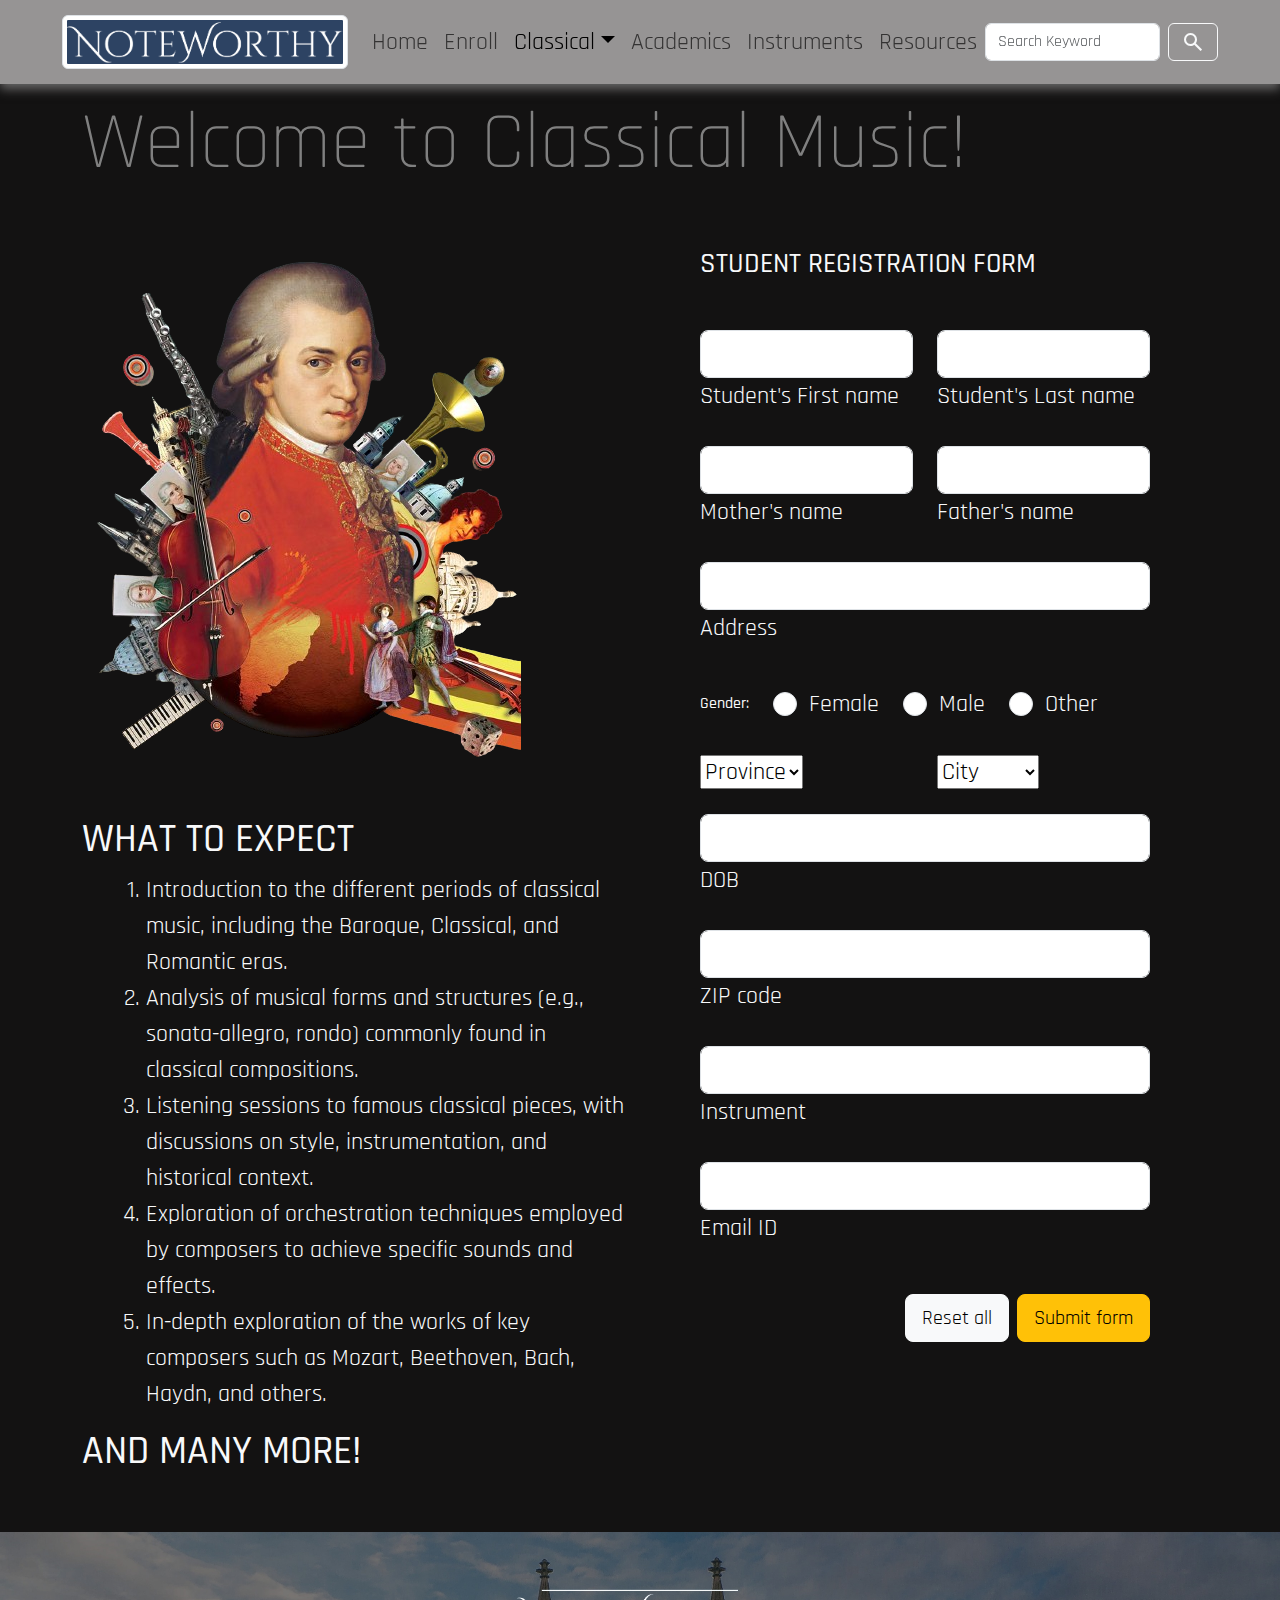
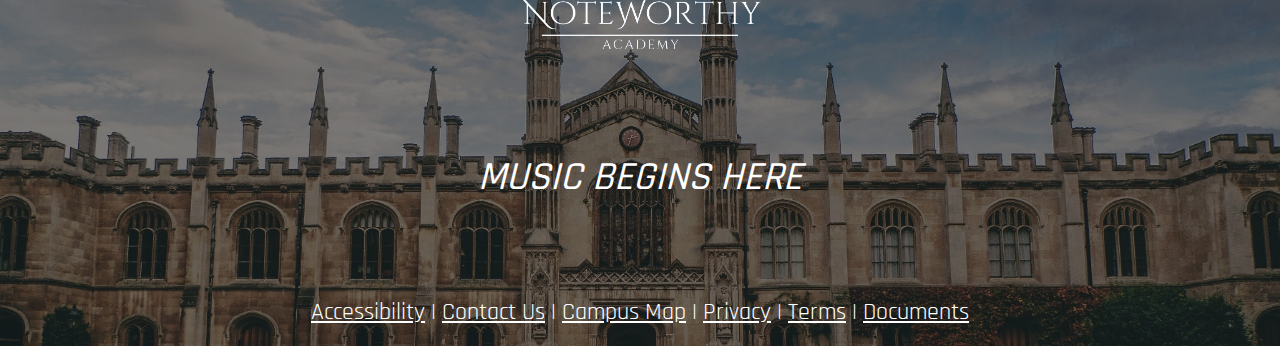
<file: classical.html>
<!DOCTYPE html>
<html lang="en">
  <head>
    <meta charset="UTF-8" />
    <meta name="viewport" content="width=device-width, initial-scale=1.0" />
    <link
      rel="stylesheet"
      href="https://cdn.jsdelivr.net/npm/bootstrap@5.2.0/dist/css/bootstrap.min.css"
    />
    <script src="https://ajax.googleapis.com/ajax/libs/jquery/3.6.0/jquery.min.js"></script>
    <script src="https://cdn.jsdelivr.net/npm/bootstrap@5.0.2/dist/js/bootstrap.bundle.min.js"></script>
    <link
      rel="stylesheet"
      href="https://fonts.googleapis.com/css2?family=Material+Symbols+Outlined:opsz,wght,FILL,GRAD@24,400,0,0"
    />
    <link rel="preconnect" href="https://fonts.googleapis.com" />
    <link rel="preconnect" href="https://fonts.gstatic.com" crossorigin />
    <link
      href="https://fonts.googleapis.com/css2?family=Rajdhani:wght@500&family=Roboto&display=swap"
      rel="stylesheet"
    />
    <link rel="stylesheet" href="noteworthy.css" />
    <link rel="icon" type="image/x-icon" href="img/logo/n.png" />
    <title>Classical Music</title>
  </head>
  <body>
    <!-- Navigation Bar -->
    <nav class="navbar navbar-expand-lg navbar-light" id="navbar">
      <div class="container-fluid">
        <a class="navbar-brand" href="index.html"
          ><img
            class="img-fluid img-thumbnail"
            src="img/logo/noteworthy_nav.png"
            alt="nwa"
            id="logo"
        /></a>
        <button
          class="navbar-toggler"
          data-bs-toggle="collapse"
          data-bs-target="#site_navbar"
        >
          <span class="navbar-toggler-icon"></span>
        </button>
        <div class="collapse navbar-collapse" id="site_navbar">
          <ul class="navbar-nav me-auto mb-2 mb-lg-0">
            <li class="nav-item">
              <a href="index.html" class="nav-link"> Home </a>
            </li>
            <li class="nav-item">
              <a href="path.html" class="nav-link"> Enroll </a>
            </li>
            <li class="nav-item dropdown">
              <a
                href="#"
                class="nav-link dropdown-toggle active"
                data-bs-toggle="dropdown"
                >Classical</a
              >
              <ul class="dropdown-menu">
                <li>
                  <a href="#" class="dropdown-item disabled"> Classical </a>
                </li>
                <li>
                  <a href="modern.html" class="dropdown-item"> Modern </a>
                </li>
                <li><a href="voice.html" class="dropdown-item"> Voice </a></li>
                <li>
                  <a href="music_production.html" class="dropdown-item">
                    Music Production
                  </a>
                </li>
              </ul>
            </li>
            <li class="nav-item">
              <a href="#" class="nav-link">Academics</a>
            </li>
            <li class="nav-item">
              <a href="#" class="nav-link">Instruments</a>
            </li>
            <li class="nav-item">
              <a href="#" class="nav-link">Resources</a>
            </li>
          </ul>
          <form class="d-flex">
            <input
              type="search"
              class="form-control me-2"
              placeholder="Search Keyword"
            /><button class="btn btn-outline-light" type="submit">
              <span class="material-symbols-outlined align-middle">
                search
              </span>
            </button>
          </form>
        </div>
      </div>
    </nav>

    <!-- Enroll -->
    <div class="py-5">
      <div class="container text-light pt-5">
        <h1 class="display-1 about-head">Welcome to Classical Music!</h1>
        <div class="row">
          <div class="col-lg-6">
            <img
              src="img/enroll/classical.png"
              alt="classical"
              class="img-fluid"
            />
            <h1 class="pt-5">WHAT TO EXPECT</h1>
            <ul>
              <ol>
                <li>
                  Introduction to the different periods of classical music,
                  including the Baroque, Classical, and Romantic eras.
                </li>
                <li>
                  Analysis of musical forms and structures (e.g.,
                  sonata-allegro, rondo) commonly found in classical
                  compositions.
                </li>
                <li>
                  Listening sessions to famous classical pieces, with
                  discussions on style, instrumentation, and historical context.
                </li>
                <li>
                  Exploration of orchestration techniques employed by composers
                  to achieve specific sounds and effects.
                </li>
                <li>
                  In-depth exploration of the works of key composers such as
                  Mozart, Beethoven, Bach, Haydn, and others.
                </li>
              </ol>
            </ul>
            <h1>AND MANY MORE!</h1>
          </div>
          <div class="col-xl-6">
            <div class="card-body p-md-5 text-light">
              <h3 class="mb-5 text-uppercase">Student registration form</h3>

              <div class="row">
                <div class="col-md-6 mb-4">
                  <div class="form-outline">
                    <input
                      type="text"
                      id="form3Example1m"
                      class="form-control form-control-lg"
                    />
                    <label class="form-label" for="form3Example1m"
                      >Student's First name</label
                    >
                  </div>
                </div>
                <div class="col-md-6 mb-4">
                  <div class="form-outline">
                    <input
                      type="text"
                      id="form3Example1n"
                      class="form-control form-control-lg"
                    />
                    <label class="form-label" for="form3Example1n"
                      >Student's Last name</label
                    >
                  </div>
                </div>
              </div>

              <div class="row">
                <div class="col-md-6 mb-4">
                  <div class="form-outline">
                    <input
                      type="text"
                      id="form3Example1m1"
                      class="form-control form-control-lg"
                    />
                    <label class="form-label" for="form3Example1m1"
                      >Mother's name</label
                    >
                  </div>
                </div>
                <div class="col-md-6 mb-4">
                  <div class="form-outline">
                    <input
                      type="text"
                      id="form3Example1n1"
                      class="form-control form-control-lg"
                    />
                    <label class="form-label" for="form3Example1n1"
                      >Father's name</label
                    >
                  </div>
                </div>
              </div>

              <div class="form-outline mb-4">
                <input
                  type="text"
                  id="form3Example8"
                  class="form-control form-control-lg"
                />
                <label class="form-label" for="form3Example8">Address</label>
              </div>

              <div
                class="d-md-flex justify-content-start align-items-center mb-4 py-2"
              >
                <h6 class="mb-0 me-4">Gender:</h6>

                <div class="form-check form-check-inline mb-0 me-4">
                  <input
                    class="form-check-input"
                    type="radio"
                    name="inlineRadioOptions"
                    id="femaleGender"
                    value="option1"
                  />
                  <label class="form-check-label" for="femaleGender"
                    >Female</label
                  >
                </div>

                <div class="form-check form-check-inline mb-0 me-4">
                  <input
                    class="form-check-input"
                    type="radio"
                    name="inlineRadioOptions"
                    id="maleGender"
                    value="option2"
                  />
                  <label class="form-check-label" for="maleGender">Male</label>
                </div>

                <div class="form-check form-check-inline mb-0">
                  <input
                    class="form-check-input"
                    type="radio"
                    name="inlineRadioOptions"
                    id="otherGender"
                    value="option3"
                  />
                  <label class="form-check-label" for="otherGender"
                    >Other</label
                  >
                </div>
              </div>

              <div class="row">
                <div class="col-md-6 mb-4">
                  <select class="select">
                    <option value="1">Province</option>
                    <option value="2">Option 1</option>
                    <option value="3">Option 2</option>
                    <option value="4">Option 3</option>
                  </select>
                </div>
                <div class="col-md-6 mb-4">
                  <select class="select">
                    <option value="1">City</option>
                    <option value="2">Option 1</option>
                    <option value="3">Option 2</option>
                    <option value="4">Option 3</option>
                  </select>
                </div>
              </div>

              <div class="form-outline mb-4">
                <input
                  type="text"
                  id="form3Example9"
                  class="form-control form-control-lg"
                />
                <label class="form-label" for="form3Example9">DOB</label>
              </div>

              <div class="form-outline mb-4">
                <input
                  type="text"
                  id="form3Example90"
                  class="form-control form-control-lg"
                />
                <label class="form-label" for="form3Example90">ZIP code</label>
              </div>

              <div class="form-outline mb-4">
                <input
                  type="text"
                  id="form3Example99"
                  class="form-control form-control-lg"
                />
                <label class="form-label" for="form3Example99"
                  >Instrument</label
                >
              </div>

              <div class="form-outline mb-4">
                <input
                  type="text"
                  id="form3Example97"
                  class="form-control form-control-lg"
                />
                <label class="form-label" for="form3Example97">Email ID</label>
              </div>

              <div class="d-flex justify-content-end pt-3">
                <button type="button" class="btn btn-light btn-lg">
                  Reset all
                </button>
                <button type="button" class="btn btn-warning btn-lg ms-2">
                  Submit form
                </button>
              </div>
            </div>
          </div>
        </div>
      </div>
    </div>

    <!-- Footer -->
    <div class="container-fluid">
      <footer class="row" id="footer">
        <div class="col-lg-12 d-flex justify-content-center">
          <img
            src="img/logo/noteworthy_white_nobg.png"
            alt="noteworthy"
            class="img-fluid py-5"
            id="noteworthy"
          />
        </div>
        <div class="col-lg-12 d-flex justify-content-center mt-5">
          <h1 class="begin"><em>MUSIC BEGINS HERE</em></h1>
        </div>
        <div class="col-lg-12 d-flex justify-content-center mt-5">
          <p class="begin">
            <br />
            <a href="#" class="footer-link">Accessibility</a>
            |
            <a href="#" class="footer-link">Contact Us</a>
            |
            <a href="#" class="footer-link">Campus Map</a>
            |
            <a href="#" class="footer-link">Privacy</a>
            |
            <a href="#" class="footer-link">Terms</a>
            |
            <a href="#" class="footer-link">Documents</a>
          </p>
        </div>
      </footer>
    </div>
  </body>
</html>
</file>
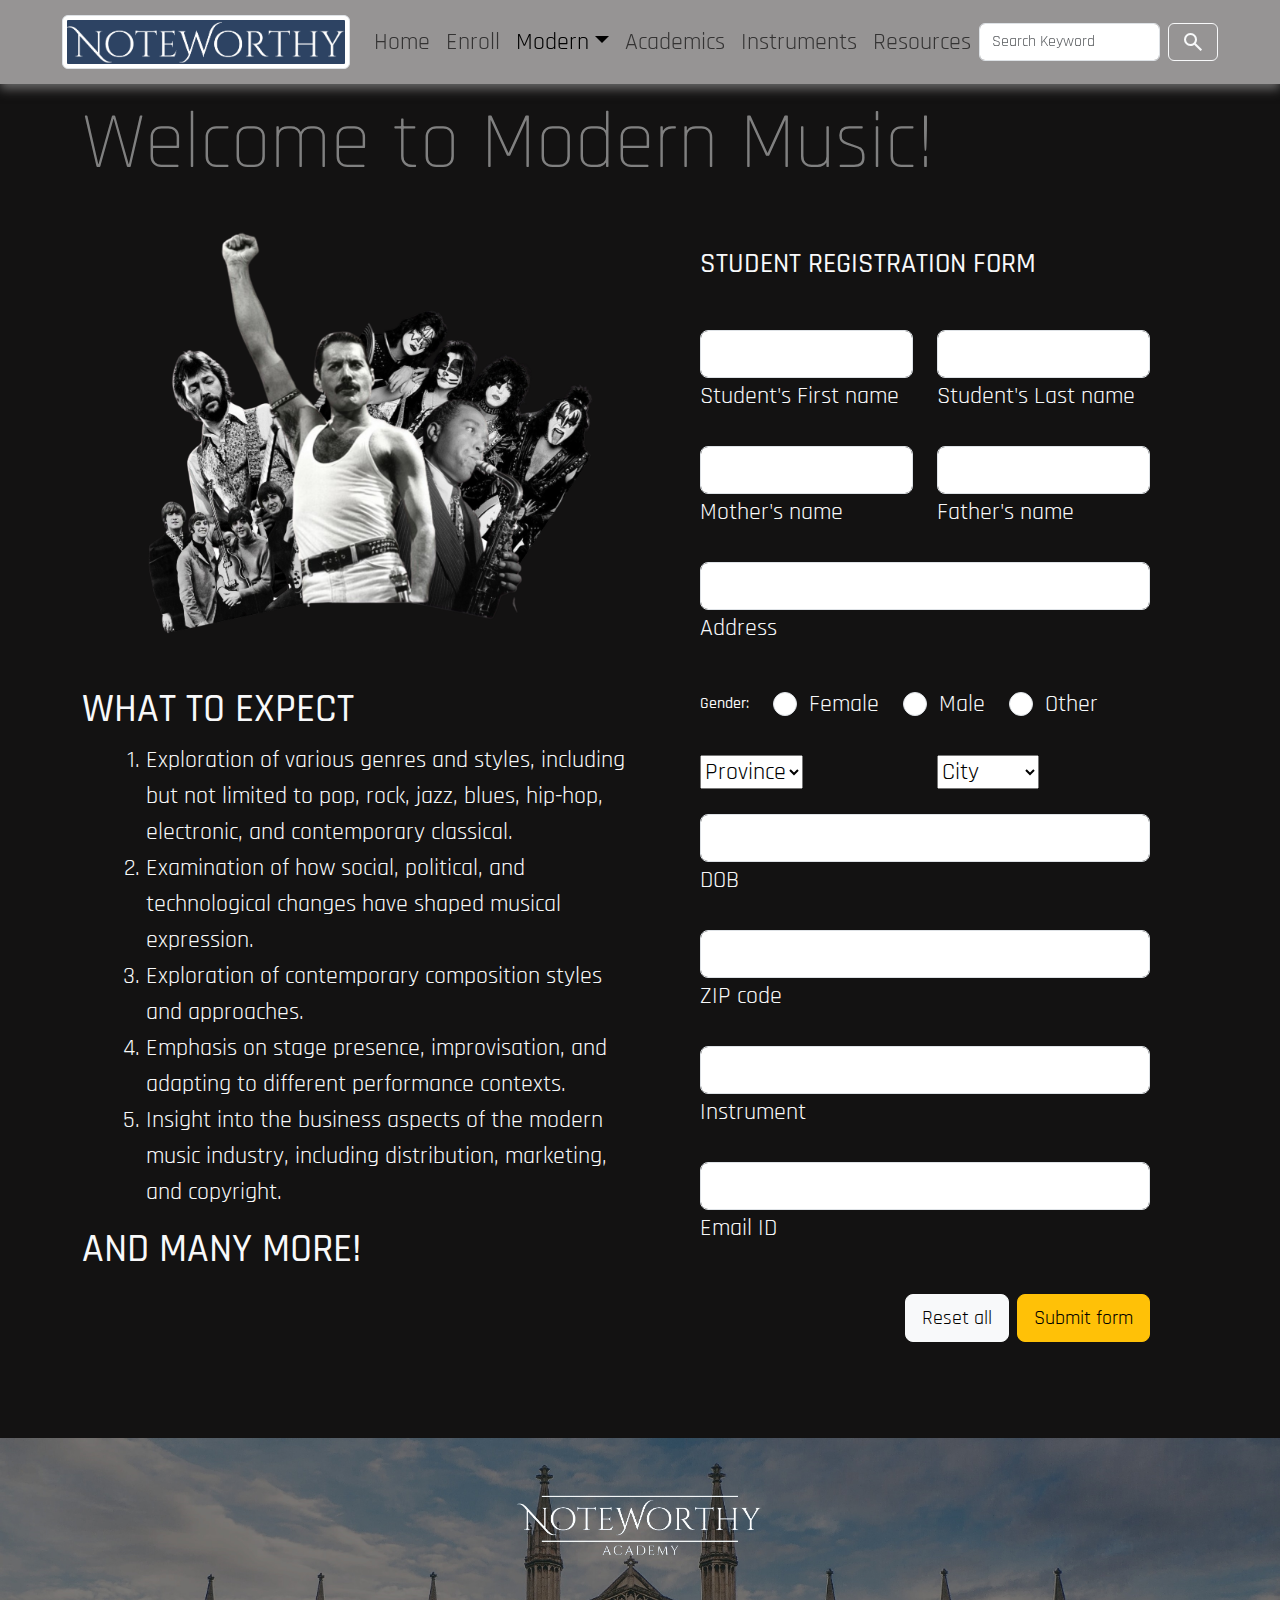
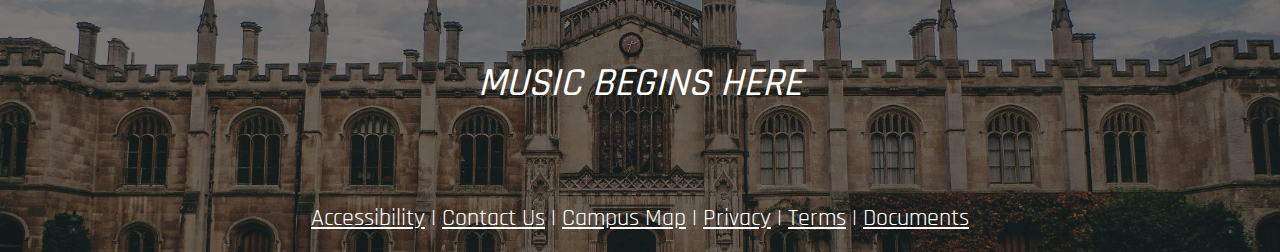
<file: modern.html>
<!DOCTYPE html>
<html lang="en">
  <head>
    <meta charset="UTF-8" />
    <meta name="viewport" content="width=device-width, initial-scale=1.0" />
    <link
      rel="stylesheet"
      href="https://cdn.jsdelivr.net/npm/bootstrap@5.2.0/dist/css/bootstrap.min.css"
    />
    <script src="https://ajax.googleapis.com/ajax/libs/jquery/3.6.0/jquery.min.js"></script>
    <script src="https://cdn.jsdelivr.net/npm/bootstrap@5.0.2/dist/js/bootstrap.bundle.min.js"></script>
    <link
      rel="stylesheet"
      href="https://fonts.googleapis.com/css2?family=Material+Symbols+Outlined:opsz,wght,FILL,GRAD@24,400,0,0"
    />
    <link rel="preconnect" href="https://fonts.googleapis.com" />
    <link rel="preconnect" href="https://fonts.gstatic.com" crossorigin />
    <link
      href="https://fonts.googleapis.com/css2?family=Rajdhani:wght@500&family=Roboto&display=swap"
      rel="stylesheet"
    />
    <link rel="stylesheet" href="noteworthy.css" />
    <link rel="icon" type="image/x-icon" href="img/logo/n.png" />
    <title>Modern Music</title>
  </head>
  <body>
    <!-- Navigation Bar -->
    <nav class="navbar navbar-expand-lg navbar-light" id="navbar">
      <div class="container-fluid">
        <a class="navbar-brand" href="index.html"
          ><img
            class="img-fluid img-thumbnail"
            src="img/logo/noteworthy_nav.png"
            alt="nwa"
            id="logo"
        /></a>
        <button
          class="navbar-toggler"
          data-bs-toggle="collapse"
          data-bs-target="#site_navbar"
        >
          <span class="navbar-toggler-icon"></span>
        </button>
        <div class="collapse navbar-collapse" id="site_navbar">
          <ul class="navbar-nav me-auto mb-2 mb-lg-0">
            <li class="nav-item">
              <a href="index.html" class="nav-link"> Home </a>
            </li>
            <li class="nav-item">
              <a href="path.html" class="nav-link"> Enroll </a>
            </li>
            <li class="nav-item dropdown">
              <a
                href="#"
                class="nav-link dropdown-toggle active"
                data-bs-toggle="dropdown"
                >Modern</a
              >
              <ul class="dropdown-menu">
                <li>
                  <a href="classical.html" class="dropdown-item"> Classical </a>
                </li>
                <li><a href="#" class="dropdown-item disabled"> Modern </a></li>
                <li><a href="voice.html" class="dropdown-item"> Voice </a></li>
                <li>
                  <a href="music_production.html" class="dropdown-item">
                    Music Production
                  </a>
                </li>
              </ul>
            </li>
            <li class="nav-item">
              <a href="#" class="nav-link">Academics</a>
            </li>
            <li class="nav-item">
              <a href="#" class="nav-link">Instruments</a>
            </li>
            <li class="nav-item">
              <a href="#" class="nav-link">Resources</a>
            </li>
          </ul>
          <form class="d-flex">
            <input
              type="search"
              class="form-control me-2"
              placeholder="Search Keyword"
            /><button class="btn btn-outline-light" type="submit">
              <span class="material-symbols-outlined align-middle">
                search
              </span>
            </button>
          </form>
        </div>
      </div>
    </nav>

    <!-- Enroll -->
    <div class="py-5">
      <div class="container text-light pt-5">
        <h1 class="display-1 about-head">Welcome to Modern Music!</h1>
        <div class="row">
          <div class="col-lg-6">
            <img src="img/enroll/modern.png" alt="modern" class="img-fluid" />
            <h1 class="pt-5">WHAT TO EXPECT</h1>
            <ul>
              <ol>
                <li>
                  Exploration of various genres and styles, including but not
                  limited to pop, rock, jazz, blues, hip-hop, electronic, and
                  contemporary classical.
                </li>
                <li>
                  Examination of how social, political, and technological
                  changes have shaped musical expression.
                </li>
                <li>
                  Exploration of contemporary composition styles and approaches.
                </li>
                <li>
                  Emphasis on stage presence, improvisation, and adapting to
                  different performance contexts.
                </li>
                <li>
                  Insight into the business aspects of the modern music
                  industry, including distribution, marketing, and copyright.
                </li>
              </ol>
            </ul>
            <h1>AND MANY MORE!</h1>
          </div>
          <div class="col-xl-6">
            <div class="card-body p-md-5 text-light">
              <h3 class="mb-5 text-uppercase">Student registration form</h3>

              <div class="row">
                <div class="col-md-6 mb-4">
                  <div class="form-outline">
                    <input
                      type="text"
                      id="form3Example1m"
                      class="form-control form-control-lg"
                    />
                    <label class="form-label" for="form3Example1m"
                      >Student's First name</label
                    >
                  </div>
                </div>
                <div class="col-md-6 mb-4">
                  <div class="form-outline">
                    <input
                      type="text"
                      id="form3Example1n"
                      class="form-control form-control-lg"
                    />
                    <label class="form-label" for="form3Example1n"
                      >Student's Last name</label
                    >
                  </div>
                </div>
              </div>

              <div class="row">
                <div class="col-md-6 mb-4">
                  <div class="form-outline">
                    <input
                      type="text"
                      id="form3Example1m1"
                      class="form-control form-control-lg"
                    />
                    <label class="form-label" for="form3Example1m1"
                      >Mother's name</label
                    >
                  </div>
                </div>
                <div class="col-md-6 mb-4">
                  <div class="form-outline">
                    <input
                      type="text"
                      id="form3Example1n1"
                      class="form-control form-control-lg"
                    />
                    <label class="form-label" for="form3Example1n1"
                      >Father's name</label
                    >
                  </div>
                </div>
              </div>

              <div class="form-outline mb-4">
                <input
                  type="text"
                  id="form3Example8"
                  class="form-control form-control-lg"
                />
                <label class="form-label" for="form3Example8">Address</label>
              </div>

              <div
                class="d-md-flex justify-content-start align-items-center mb-4 py-2"
              >
                <h6 class="mb-0 me-4">Gender:</h6>

                <div class="form-check form-check-inline mb-0 me-4">
                  <input
                    class="form-check-input"
                    type="radio"
                    name="inlineRadioOptions"
                    id="femaleGender"
                    value="option1"
                  />
                  <label class="form-check-label" for="femaleGender"
                    >Female</label
                  >
                </div>

                <div class="form-check form-check-inline mb-0 me-4">
                  <input
                    class="form-check-input"
                    type="radio"
                    name="inlineRadioOptions"
                    id="maleGender"
                    value="option2"
                  />
                  <label class="form-check-label" for="maleGender">Male</label>
                </div>

                <div class="form-check form-check-inline mb-0">
                  <input
                    class="form-check-input"
                    type="radio"
                    name="inlineRadioOptions"
                    id="otherGender"
                    value="option3"
                  />
                  <label class="form-check-label" for="otherGender"
                    >Other</label
                  >
                </div>
              </div>

              <div class="row">
                <div class="col-md-6 mb-4">
                  <select class="select">
                    <option value="1">Province</option>
                    <option value="2">Option 1</option>
                    <option value="3">Option 2</option>
                    <option value="4">Option 3</option>
                  </select>
                </div>
                <div class="col-md-6 mb-4">
                  <select class="select">
                    <option value="1">City</option>
                    <option value="2">Option 1</option>
                    <option value="3">Option 2</option>
                    <option value="4">Option 3</option>
                  </select>
                </div>
              </div>

              <div class="form-outline mb-4">
                <input
                  type="text"
                  id="form3Example9"
                  class="form-control form-control-lg"
                />
                <label class="form-label" for="form3Example9">DOB</label>
              </div>

              <div class="form-outline mb-4">
                <input
                  type="text"
                  id="form3Example90"
                  class="form-control form-control-lg"
                />
                <label class="form-label" for="form3Example90">ZIP code</label>
              </div>

              <div class="form-outline mb-4">
                <input
                  type="text"
                  id="form3Example99"
                  class="form-control form-control-lg"
                />
                <label class="form-label" for="form3Example99"
                  >Instrument</label
                >
              </div>

              <div class="form-outline mb-4">
                <input
                  type="text"
                  id="form3Example97"
                  class="form-control form-control-lg"
                />
                <label class="form-label" for="form3Example97">Email ID</label>
              </div>

              <div class="d-flex justify-content-end pt-3">
                <button type="button" class="btn btn-light btn-lg">
                  Reset all
                </button>
                <button type="button" class="btn btn-warning btn-lg ms-2">
                  Submit form
                </button>
              </div>
            </div>
          </div>
        </div>
      </div>
    </div>

    <!-- Footer -->
    <div class="container-fluid">
      <footer class="row" id="footer">
        <div class="col-lg-12 d-flex justify-content-center">
          <img
            src="img/logo/noteworthy_white_nobg.png"
            alt="noteworthy"
            class="img-fluid py-5"
            id="noteworthy"
          />
        </div>
        <div class="col-lg-12 d-flex justify-content-center mt-5">
          <h1 class="begin"><em>MUSIC BEGINS HERE</em></h1>
        </div>
        <div class="col-lg-12 d-flex justify-content-center mt-5">
          <p class="begin">
            <br />
            <a href="#" class="footer-link">Accessibility</a>
            |
            <a href="#" class="footer-link">Contact Us</a>
            |
            <a href="#" class="footer-link">Campus Map</a>
            |
            <a href="#" class="footer-link">Privacy</a>
            |
            <a href="#" class="footer-link">Terms</a>
            |
            <a href="#" class="footer-link">Documents</a>
          </p>
        </div>
      </footer>
    </div>
  </body>
</html>
</file>
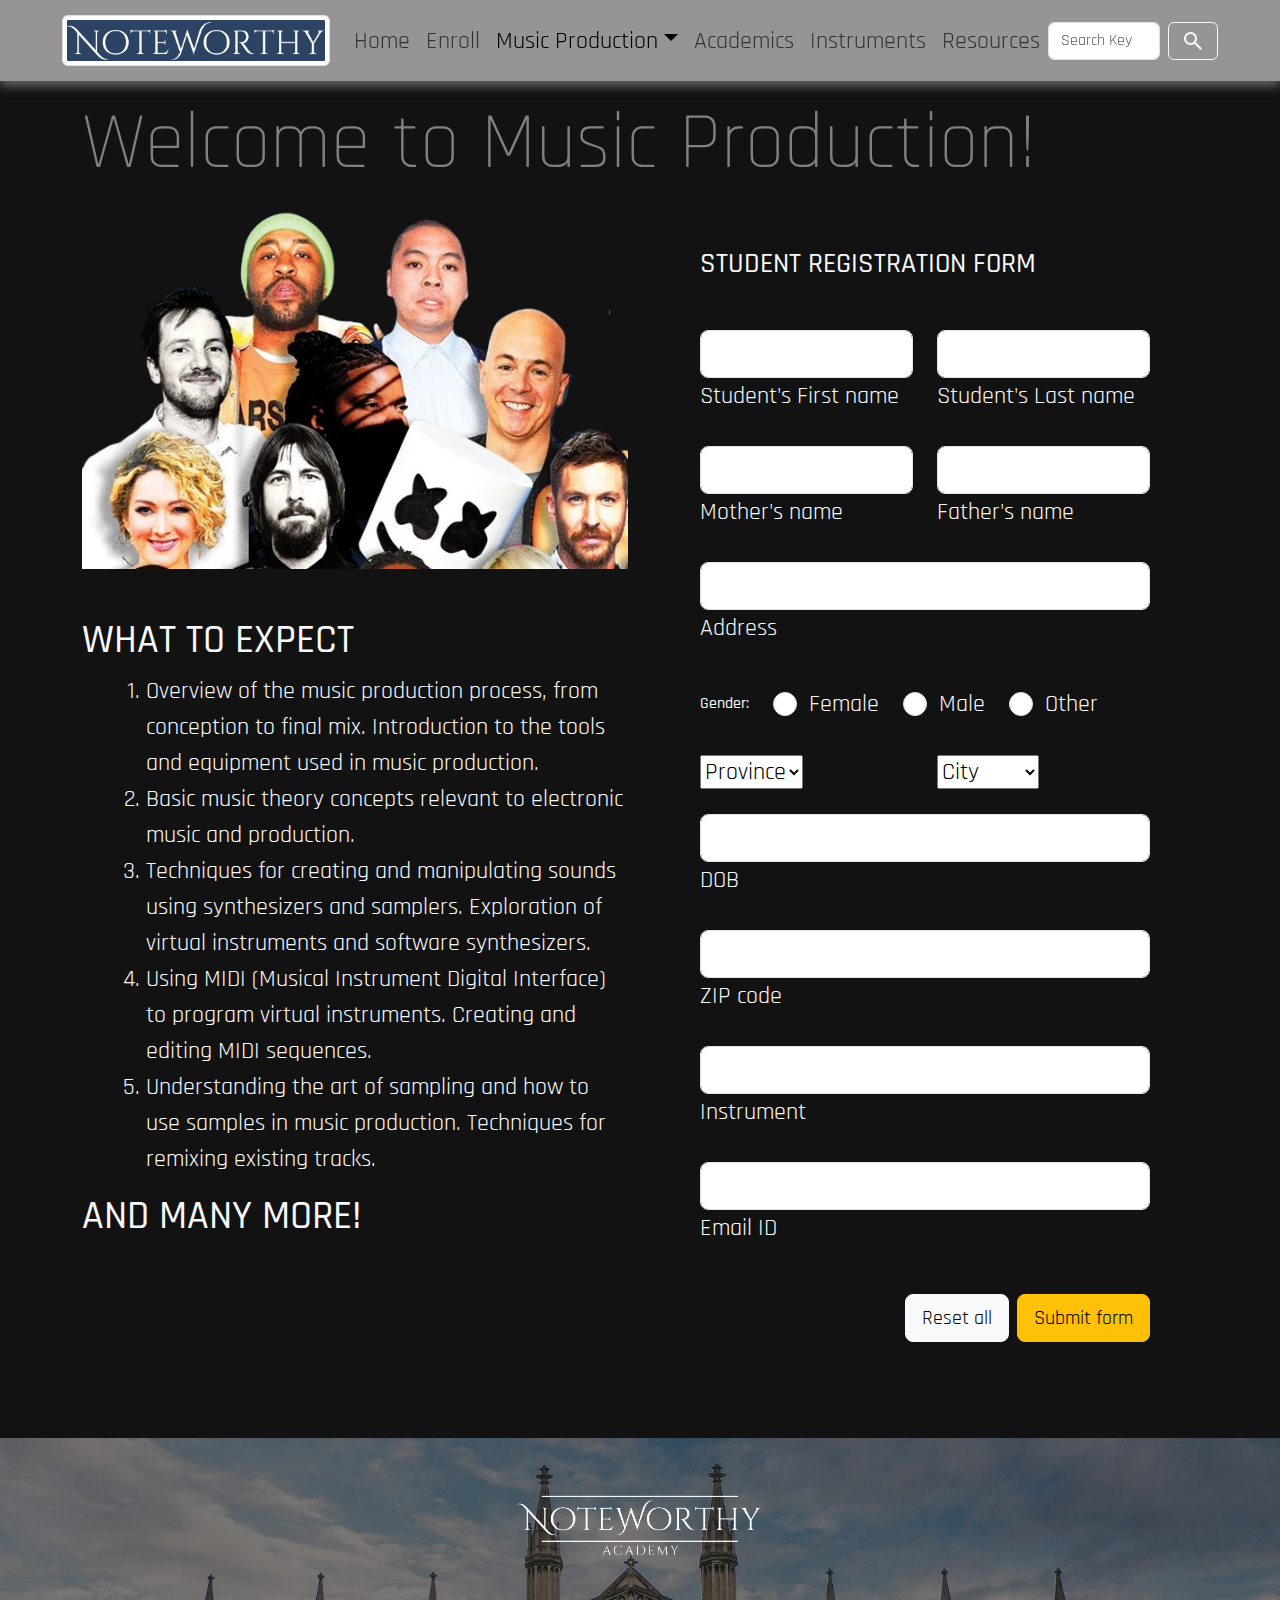
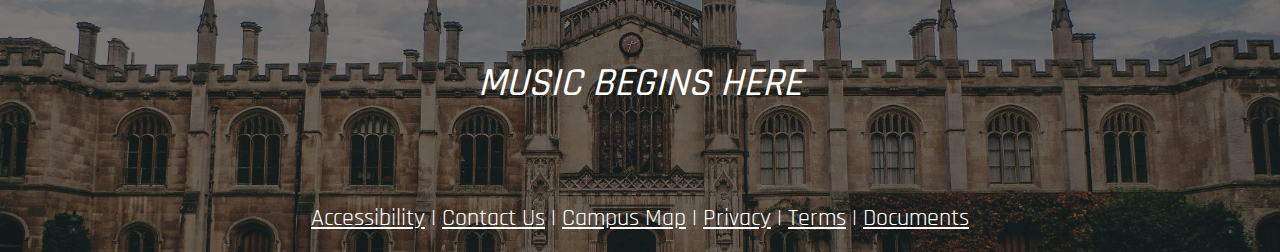
<file: music_production.html>
<!DOCTYPE html>
<html lang="en">
  <head>
    <meta charset="UTF-8" />
    <meta name="viewport" content="width=device-width, initial-scale=1.0" />
    <link
      rel="stylesheet"
      href="https://cdn.jsdelivr.net/npm/bootstrap@5.2.0/dist/css/bootstrap.min.css"
    />
    <script src="https://ajax.googleapis.com/ajax/libs/jquery/3.6.0/jquery.min.js"></script>
    <script src="https://cdn.jsdelivr.net/npm/bootstrap@5.0.2/dist/js/bootstrap.bundle.min.js"></script>
    <link
      rel="stylesheet"
      href="https://fonts.googleapis.com/css2?family=Material+Symbols+Outlined:opsz,wght,FILL,GRAD@24,400,0,0"
    />
    <link rel="preconnect" href="https://fonts.googleapis.com" />
    <link rel="preconnect" href="https://fonts.gstatic.com" crossorigin />
    <link
      href="https://fonts.googleapis.com/css2?family=Rajdhani:wght@500&family=Roboto&display=swap"
      rel="stylesheet"
    />
    <link rel="stylesheet" href="noteworthy.css" />
    <link rel="icon" type="image/x-icon" href="img/logo/n.png" />
    <title>Music Production</title>
  </head>
  <body>
    <!-- Navigation Bar -->
    <nav class="navbar navbar-expand-lg navbar-light" id="navbar">
      <div class="container-fluid">
        <a class="navbar-brand" href="index.html"
          ><img
            class="img-fluid img-thumbnail"
            src="img/logo/noteworthy_nav.png"
            alt="nwa"
            id="logo"
        /></a>
        <button
          class="navbar-toggler"
          data-bs-toggle="collapse"
          data-bs-target="#site_navbar"
        >
          <span class="navbar-toggler-icon"></span>
        </button>
        <div class="collapse navbar-collapse" id="site_navbar">
          <ul class="navbar-nav me-auto mb-2 mb-lg-0">
            <li class="nav-item">
              <a href="index.html" class="nav-link"> Home </a>
            </li>
            <li class="nav-item">
              <a href="path.html" class="nav-link"> Enroll </a>
            </li>
            <li class="nav-item dropdown">
              <a
                href="#"
                class="nav-link dropdown-toggle active"
                data-bs-toggle="dropdown"
                >Music Production</a
              >
              <ul class="dropdown-menu">
                <li>
                  <a href="classical.html" class="dropdown-item"> Classical </a>
                </li>
                <li>
                  <a href="modern.html" class="dropdown-item"> Modern </a>
                </li>
                <li><a href="voice.html" class="dropdown-item"> Voice </a></li>
                <li>
                  <a href="#" class="dropdown-item disabled">
                    Music Production
                  </a>
                </li>
              </ul>
            </li>
            <li class="nav-item">
              <a href="#" class="nav-link">Academics</a>
            </li>
            <li class="nav-item">
              <a href="#" class="nav-link">Instruments</a>
            </li>
            <li class="nav-item">
              <a href="#" class="nav-link">Resources</a>
            </li>
          </ul>
          <form class="d-flex">
            <input
              type="search"
              class="form-control me-2"
              placeholder="Search Keyword"
            /><button class="btn btn-outline-light" type="submit">
              <span class="material-symbols-outlined align-middle">
                search
              </span>
            </button>
          </form>
        </div>
      </div>
    </nav>

    <!-- Enroll -->
    <div class="py-5">
      <div class="container text-light pt-5">
        <h1 class="display-1 about-head">Welcome to Music Production!</h1>
        <div class="row">
          <div class="col-lg-6 airview">
            <img
              src="img/enroll/producer.png"
              alt="producer"
              class="img-fluid"
            />
            <h1 class="pt-5">WHAT TO EXPECT</h1>
            <ul>
              <ol>
                <li>
                  Overview of the music production process, from conception to
                  final mix. Introduction to the tools and equipment used in
                  music production.
                </li>
                <li>
                  Basic music theory concepts relevant to electronic music and
                  production.
                </li>
                <li>
                  Techniques for creating and manipulating sounds using
                  synthesizers and samplers. Exploration of virtual instruments
                  and software synthesizers.
                </li>
                <li>
                  Using MIDI (Musical Instrument Digital Interface) to program
                  virtual instruments. Creating and editing MIDI sequences.
                </li>
                <li>
                  Understanding the art of sampling and how to use samples in
                  music production. Techniques for remixing existing tracks.
                </li>
              </ol>
            </ul>
            <h1>AND MANY MORE!</h1>
          </div>
          <div class="col-xl-6">
            <div class="card-body p-md-5 text-light">
              <h3 class="mb-5 text-uppercase">Student registration form</h3>

              <div class="row">
                <div class="col-md-6 mb-4">
                  <div class="form-outline">
                    <input
                      type="text"
                      id="form3Example1m"
                      class="form-control form-control-lg"
                    />
                    <label class="form-label" for="form3Example1m"
                      >Student's First name</label
                    >
                  </div>
                </div>
                <div class="col-md-6 mb-4">
                  <div class="form-outline">
                    <input
                      type="text"
                      id="form3Example1n"
                      class="form-control form-control-lg"
                    />
                    <label class="form-label" for="form3Example1n"
                      >Student's Last name</label
                    >
                  </div>
                </div>
              </div>

              <div class="row">
                <div class="col-md-6 mb-4">
                  <div class="form-outline">
                    <input
                      type="text"
                      id="form3Example1m1"
                      class="form-control form-control-lg"
                    />
                    <label class="form-label" for="form3Example1m1"
                      >Mother's name</label
                    >
                  </div>
                </div>
                <div class="col-md-6 mb-4">
                  <div class="form-outline">
                    <input
                      type="text"
                      id="form3Example1n1"
                      class="form-control form-control-lg"
                    />
                    <label class="form-label" for="form3Example1n1"
                      >Father's name</label
                    >
                  </div>
                </div>
              </div>

              <div class="form-outline mb-4">
                <input
                  type="text"
                  id="form3Example8"
                  class="form-control form-control-lg"
                />
                <label class="form-label" for="form3Example8">Address</label>
              </div>

              <div
                class="d-md-flex justify-content-start align-items-center mb-4 py-2"
              >
                <h6 class="mb-0 me-4">Gender:</h6>

                <div class="form-check form-check-inline mb-0 me-4">
                  <input
                    class="form-check-input"
                    type="radio"
                    name="inlineRadioOptions"
                    id="femaleGender"
                    value="option1"
                  />
                  <label class="form-check-label" for="femaleGender"
                    >Female</label
                  >
                </div>

                <div class="form-check form-check-inline mb-0 me-4">
                  <input
                    class="form-check-input"
                    type="radio"
                    name="inlineRadioOptions"
                    id="maleGender"
                    value="option2"
                  />
                  <label class="form-check-label" for="maleGender">Male</label>
                </div>

                <div class="form-check form-check-inline mb-0">
                  <input
                    class="form-check-input"
                    type="radio"
                    name="inlineRadioOptions"
                    id="otherGender"
                    value="option3"
                  />
                  <label class="form-check-label" for="otherGender"
                    >Other</label
                  >
                </div>
              </div>

              <div class="row">
                <div class="col-md-6 mb-4">
                  <select class="select">
                    <option value="1">Province</option>
                    <option value="2">Option 1</option>
                    <option value="3">Option 2</option>
                    <option value="4">Option 3</option>
                  </select>
                </div>
                <div class="col-md-6 mb-4">
                  <select class="select">
                    <option value="1">City</option>
                    <option value="2">Option 1</option>
                    <option value="3">Option 2</option>
                    <option value="4">Option 3</option>
                  </select>
                </div>
              </div>

              <div class="form-outline mb-4">
                <input
                  type="text"
                  id="form3Example9"
                  class="form-control form-control-lg"
                />
                <label class="form-label" for="form3Example9">DOB</label>
              </div>

              <div class="form-outline mb-4">
                <input
                  type="text"
                  id="form3Example90"
                  class="form-control form-control-lg"
                />
                <label class="form-label" for="form3Example90">ZIP code</label>
              </div>

              <div class="form-outline mb-4">
                <input
                  type="text"
                  id="form3Example99"
                  class="form-control form-control-lg"
                />
                <label class="form-label" for="form3Example99"
                  >Instrument</label
                >
              </div>

              <div class="form-outline mb-4">
                <input
                  type="text"
                  id="form3Example97"
                  class="form-control form-control-lg"
                />
                <label class="form-label" for="form3Example97">Email ID</label>
              </div>

              <div class="d-flex justify-content-end pt-3">
                <button type="button" class="btn btn-light btn-lg">
                  Reset all
                </button>
                <button type="button" class="btn btn-warning btn-lg ms-2">
                  Submit form
                </button>
              </div>
            </div>
          </div>
        </div>
      </div>
    </div>

    <!-- Footer -->
    <div class="container-fluid">
      <footer class="row" id="footer">
        <div class="col-lg-12 d-flex justify-content-center">
          <img
            src="img/logo/noteworthy_white_nobg.png"
            alt="noteworthy"
            class="img-fluid py-5"
            id="noteworthy"
          />
        </div>
        <div class="col-lg-12 d-flex justify-content-center mt-5">
          <h1 class="begin"><em>MUSIC BEGINS HERE</em></h1>
        </div>
        <div class="col-lg-12 d-flex justify-content-center mt-5">
          <p class="begin">
            <br />
            <a href="#" class="footer-link">Accessibility</a>
            |
            <a href="#" class="footer-link">Contact Us</a>
            |
            <a href="#" class="footer-link">Campus Map</a>
            |
            <a href="#" class="footer-link">Privacy</a>
            |
            <a href="#" class="footer-link">Terms</a>
            |
            <a href="#" class="footer-link">Documents</a>
          </p>
        </div>
      </footer>
    </div>
  </body>
</html>
</file>
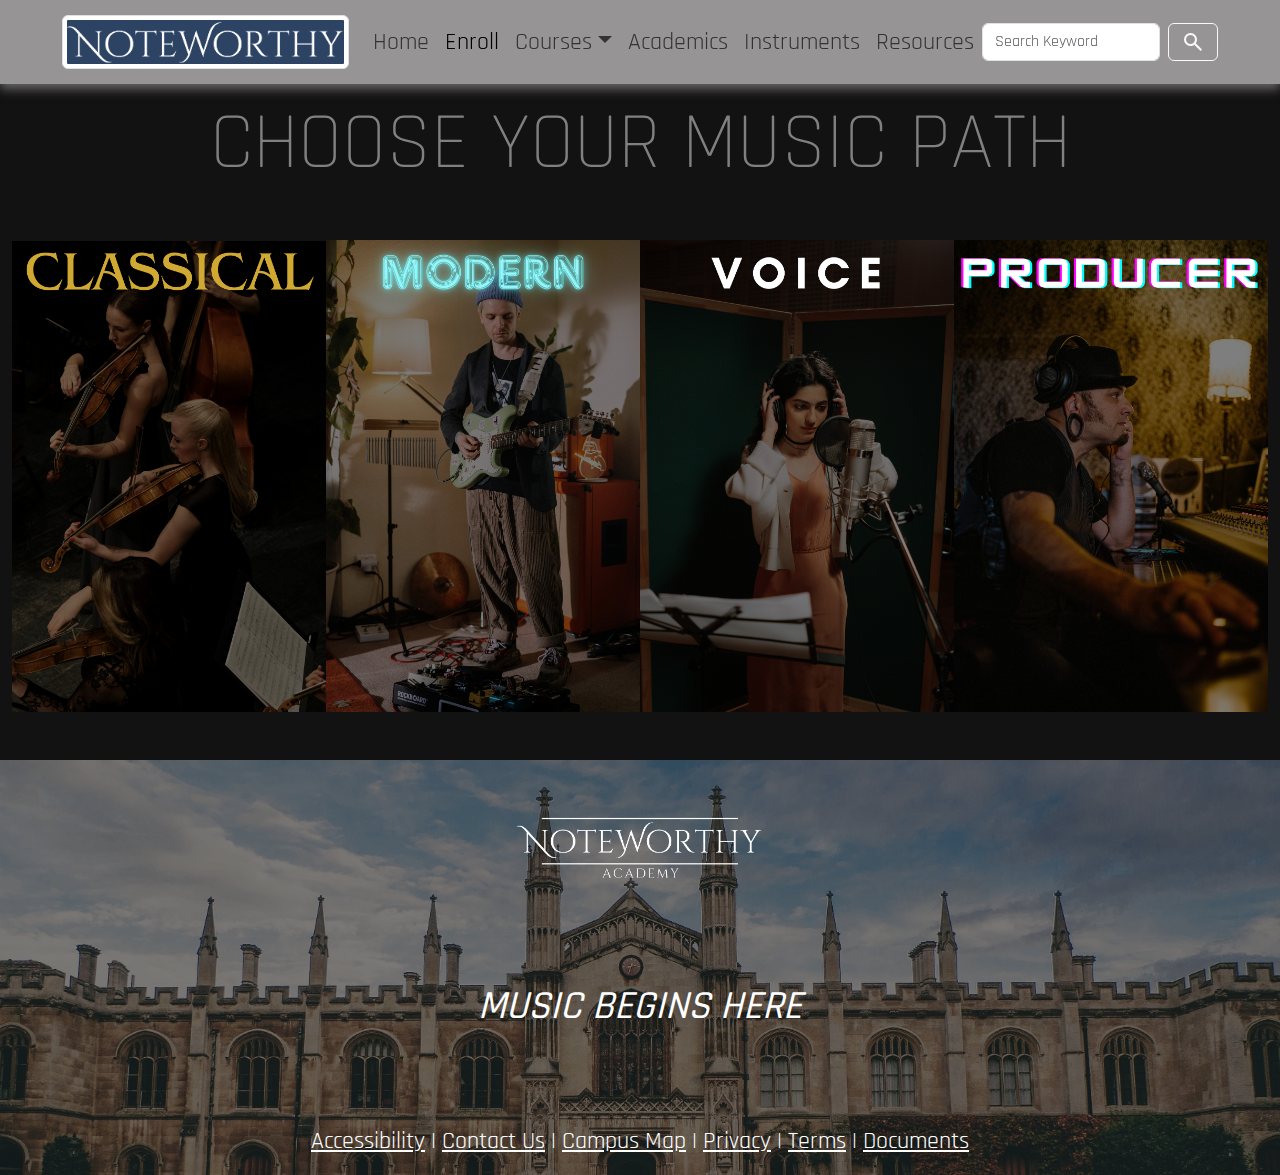
<file: path.html>
<!DOCTYPE html>
<html lang="en">
  <head>
    <meta charset="UTF-8" />
    <meta name="viewport" content="width=device-width, initial-scale=1.0" />
    <link
      rel="stylesheet"
      href="https://cdn.jsdelivr.net/npm/bootstrap@5.2.0/dist/css/bootstrap.min.css"
    />
    <script src="https://ajax.googleapis.com/ajax/libs/jquery/3.6.0/jquery.min.js"></script>
    <script src="https://cdn.jsdelivr.net/npm/bootstrap@5.0.2/dist/js/bootstrap.bundle.min.js"></script>
    <link
      rel="stylesheet"
      href="https://fonts.googleapis.com/css2?family=Material+Symbols+Outlined:opsz,wght,FILL,GRAD@24,400,0,0"
    />
    <link rel="preconnect" href="https://fonts.googleapis.com" />
    <link rel="preconnect" href="https://fonts.gstatic.com" crossorigin />
    <link
      href="https://fonts.googleapis.com/css2?family=Rajdhani:wght@500&family=Roboto&display=swap"
      rel="stylesheet"
    />
    <link rel="stylesheet" href="noteworthy.css" />
    <link rel="icon" type="image/x-icon" href="img/logo/n.png" />
    <title>Choose Music Path</title>
  </head>
  <body>
    <!-- Navigation Bar -->
    <nav class="navbar navbar-expand-lg navbar-light" id="navbar">
      <div class="container-fluid">
        <a class="navbar-brand" href="index.html"
          ><img
            class="img-fluid img-thumbnail"
            src="img/logo/noteworthy_nav.png"
            alt="nwa"
            id="logo"
        /></a>
        <button
          class="navbar-toggler"
          data-bs-toggle="collapse"
          data-bs-target="#site_navbar"
        >
          <span class="navbar-toggler-icon"></span>
        </button>
        <div class="collapse navbar-collapse" id="site_navbar">
          <ul class="navbar-nav me-auto mb-2 mb-lg-0">
            <li class="nav-item">
              <a href="index.html" class="nav-link"> Home </a>
            </li>
            <li class="nav-item">
              <a href="path.html" class="nav-link active"> Enroll </a>
            </li>
            <li class="nav-item dropdown">
              <a
                href="#"
                class="nav-link dropdown-toggle"
                data-bs-toggle="dropdown"
                >Courses</a
              >
              <ul class="dropdown-menu">
                <li>
                  <a href="classical.html" class="dropdown-item"> Classical </a>
                </li>
                <li>
                  <a href="modern.html" class="dropdown-item"> Modern </a>
                </li>
                <li><a href="voice.html" class="dropdown-item"> Voice </a></li>
                <li>
                  <a href="music_production.html" class="dropdown-item">
                    Music Production
                  </a>
                </li>
              </ul>
            </li>
            <li class="nav-item">
              <a href="#" class="nav-link">Academics</a>
            </li>
            <li class="nav-item">
              <a href="#" class="nav-link">Instruments</a>
            </li>
            <li class="nav-item">
              <a href="#" class="nav-link">Resources</a>
            </li>
          </ul>
          <form class="d-flex">
            <input
              type="search"
              class="form-control me-2"
              placeholder="Search Keyword"
            /><button class="btn btn-outline-light" type="submit">
              <span class="material-symbols-outlined align-middle">
                search
              </span>
            </button>
          </form>
        </div>
      </div>
    </nav>

    <!-- Choose -->
    <div class="container-fluid py-5">
      <div>
        <h1>
          <strong
            class="about-head d-flex justify-content-center display-1 pt-5"
            >CHOOSE YOUR MUSIC PATH</strong
          >
        </h1>
      </div>
      <div class="row mt-5">
        <div class="d-flex align-items-center">
          <div class="col-lg-3">
            <a href="classical.html"
              ><img
                class="img-fluid zoom"
                src="img/pathpage/classical.png"
                alt="class"
            /></a>
          </div>

          <div class="col-lg-3">
            <a href="modern.html"
              ><img
                class="img-fluid zoom"
                src="img/pathpage/modern.png"
                alt="modern"
            /></a>
          </div>

          <div class="col-lg-3">
            <a href="voice.html"
              ><img
                class="img-fluid zoom"
                src="img/pathpage/voice.png"
                alt="voice"
            /></a>
          </div>

          <div class="col-lg-3">
            <a href="music_production.html"
              ><img
                class="img-fluid zoom"
                src="img/pathpage/producer.png"
                alt="producer"
            /></a>
          </div>
        </div>
      </div>
    </div>

    <!-- Footer -->
    <div class="container-fluid">
      <footer class="row" id="footer">
        <div class="col-lg-12 d-flex justify-content-center">
          <img
            src="img/logo/noteworthy_white_nobg.png"
            alt="noteworthy"
            class="img-fluid py-5"
            id="noteworthy"
          />
        </div>
        <div class="col-lg-12 d-flex justify-content-center mt-5">
          <h1 class="begin"><em>MUSIC BEGINS HERE</em></h1>
        </div>
        <div class="col-lg-12 d-flex justify-content-center mt-5">
          <p class="begin">
            <br />
            <a href="#" class="footer-link">Accessibility</a>
            |
            <a href="#" class="footer-link">Contact Us</a>
            |
            <a href="#" class="footer-link">Campus Map</a>
            |
            <a href="#" class="footer-link">Privacy</a>
            |
            <a href="#" class="footer-link">Terms</a>
            |
            <a href="#" class="footer-link">Documents</a>
          </p>
        </div>
      </footer>
    </div>
  </body>
</html>
</file>
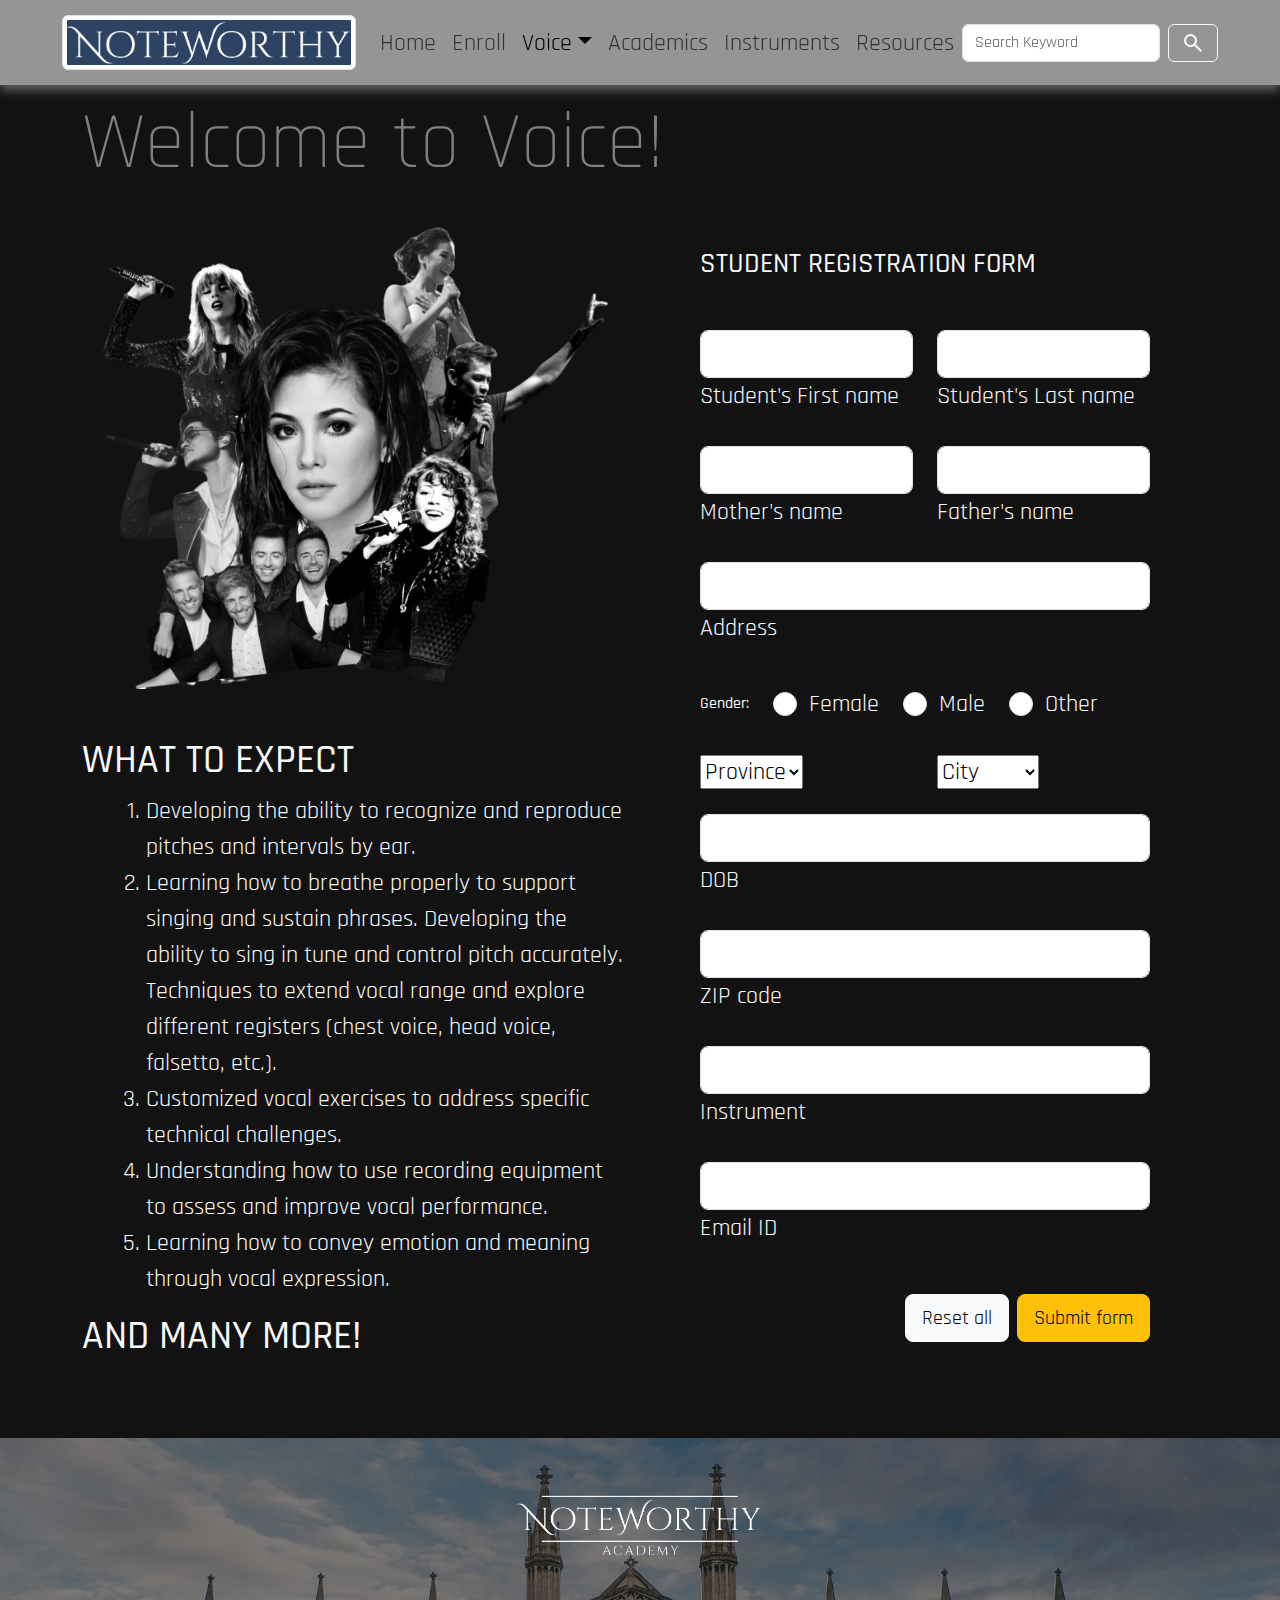
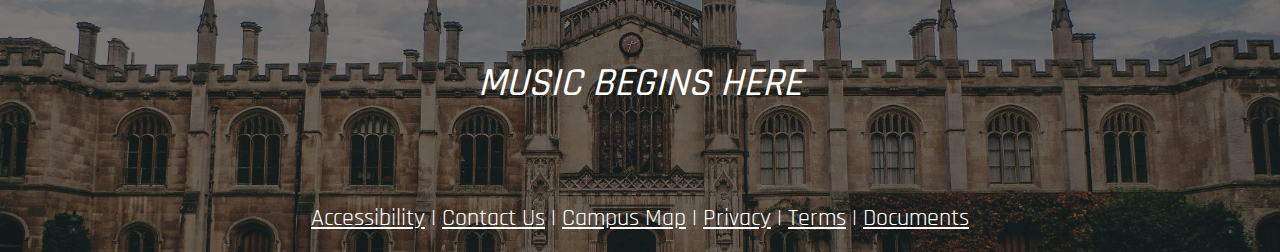
<file: voice.html>
<!DOCTYPE html>
<html lang="en">
  <head>
    <meta charset="UTF-8" />
    <meta name="viewport" content="width=device-width, initial-scale=1.0" />
    <link
      rel="stylesheet"
      href="https://cdn.jsdelivr.net/npm/bootstrap@5.2.0/dist/css/bootstrap.min.css"
    />
    <script src="https://ajax.googleapis.com/ajax/libs/jquery/3.6.0/jquery.min.js"></script>
    <script src="https://cdn.jsdelivr.net/npm/bootstrap@5.0.2/dist/js/bootstrap.bundle.min.js"></script>
    <link
      rel="stylesheet"
      href="https://fonts.googleapis.com/css2?family=Material+Symbols+Outlined:opsz,wght,FILL,GRAD@24,400,0,0"
    />
    <link rel="preconnect" href="https://fonts.googleapis.com" />
    <link rel="preconnect" href="https://fonts.gstatic.com" crossorigin />
    <link
      href="https://fonts.googleapis.com/css2?family=Rajdhani:wght@500&family=Roboto&display=swap"
      rel="stylesheet"
    />
    <link rel="stylesheet" href="noteworthy.css" />
    <link rel="icon" type="image/x-icon" href="img/logo/n.png" />
    <title>Voice</title>
  </head>
  <body>
    <!-- Navigation Bar -->
    <nav class="navbar navbar-expand-lg navbar-light" id="navbar">
      <div class="container-fluid">
        <a class="navbar-brand" href="index.html"
          ><img
            class="img-fluid img-thumbnail"
            src="img/logo/noteworthy_nav.png"
            alt="nwa"
            id="logo"
        /></a>
        <button
          class="navbar-toggler"
          data-bs-toggle="collapse"
          data-bs-target="#site_navbar"
        >
          <span class="navbar-toggler-icon"></span>
        </button>
        <div class="collapse navbar-collapse" id="site_navbar">
          <ul class="navbar-nav me-auto mb-2 mb-lg-0">
            <li class="nav-item">
              <a href="index.html" class="nav-link"> Home </a>
            </li>
            <li class="nav-item">
              <a href="path.html" class="nav-link"> Enroll </a>
            </li>
            <li class="nav-item dropdown">
              <a
                href="#"
                class="nav-link dropdown-toggle active"
                data-bs-toggle="dropdown"
                >Voice</a
              >
              <ul class="dropdown-menu">
                <li>
                  <a href="classical.html" class="dropdown-item"> Classical </a>
                </li>
                <li>
                  <a href="modern.html" class="dropdown-item"> Modern </a>
                </li>
                <li><a href="#" class="dropdown-item disabled"> Voice </a></li>
                <li>
                  <a href="music_production.html" class="dropdown-item">
                    Music Production
                  </a>
                </li>
              </ul>
            </li>
            <li class="nav-item">
              <a href="#" class="nav-link">Academics</a>
            </li>
            <li class="nav-item">
              <a href="#" class="nav-link">Instruments</a>
            </li>
            <li class="nav-item">
              <a href="#" class="nav-link">Resources</a>
            </li>
          </ul>
          <form class="d-flex">
            <input
              type="search"
              class="form-control me-2"
              placeholder="Search Keyword"
            /><button class="btn btn-outline-light" type="submit">
              <span class="material-symbols-outlined align-middle">
                search
              </span>
            </button>
          </form>
        </div>
      </div>
    </nav>

    <!-- Enroll -->
    <div class="py-5">
      <div class="container text-light pt-5">
        <h1 class="display-1 about-head">Welcome to Voice!</h1>
        <div class="row">
          <div class="col-lg-6">
            <img src="img/enroll/voice.png" alt="voice" class="img-fluid" />
            <h1 class="pt-5">WHAT TO EXPECT</h1>
            <ul>
              <ol>
                <li>
                  Developing the ability to recognize and reproduce pitches and
                  intervals by ear.
                </li>
                <li>
                  Learning how to breathe properly to support singing and
                  sustain phrases. Developing the ability to sing in tune and
                  control pitch accurately. Techniques to extend vocal range and
                  explore different registers (chest voice, head voice,
                  falsetto, etc.).
                </li>
                <li>
                  Customized vocal exercises to address specific technical
                  challenges.
                </li>
                <li>
                  Understanding how to use recording equipment to assess and
                  improve vocal performance.
                </li>
                <li>
                  Learning how to convey emotion and meaning through vocal
                  expression.
                </li>
              </ol>
            </ul>
            <h1>AND MANY MORE!</h1>
          </div>
          <div class="col-xl-6">
            <div class="card-body p-md-5 text-light">
              <h3 class="mb-5 text-uppercase">Student registration form</h3>

              <div class="row">
                <div class="col-md-6 mb-4">
                  <div class="form-outline">
                    <input
                      type="text"
                      id="form3Example1m"
                      class="form-control form-control-lg"
                    />
                    <label class="form-label" for="form3Example1m"
                      >Student's First name</label
                    >
                  </div>
                </div>
                <div class="col-md-6 mb-4">
                  <div class="form-outline">
                    <input
                      type="text"
                      id="form3Example1n"
                      class="form-control form-control-lg"
                    />
                    <label class="form-label" for="form3Example1n"
                      >Student's Last name</label
                    >
                  </div>
                </div>
              </div>

              <div class="row">
                <div class="col-md-6 mb-4">
                  <div class="form-outline">
                    <input
                      type="text"
                      id="form3Example1m1"
                      class="form-control form-control-lg"
                    />
                    <label class="form-label" for="form3Example1m1"
                      >Mother's name</label
                    >
                  </div>
                </div>
                <div class="col-md-6 mb-4">
                  <div class="form-outline">
                    <input
                      type="text"
                      id="form3Example1n1"
                      class="form-control form-control-lg"
                    />
                    <label class="form-label" for="form3Example1n1"
                      >Father's name</label
                    >
                  </div>
                </div>
              </div>

              <div class="form-outline mb-4">
                <input
                  type="text"
                  id="form3Example8"
                  class="form-control form-control-lg"
                />
                <label class="form-label" for="form3Example8">Address</label>
              </div>

              <div
                class="d-md-flex justify-content-start align-items-center mb-4 py-2"
              >
                <h6 class="mb-0 me-4">Gender:</h6>

                <div class="form-check form-check-inline mb-0 me-4">
                  <input
                    class="form-check-input"
                    type="radio"
                    name="inlineRadioOptions"
                    id="femaleGender"
                    value="option1"
                  />
                  <label class="form-check-label" for="femaleGender"
                    >Female</label
                  >
                </div>

                <div class="form-check form-check-inline mb-0 me-4">
                  <input
                    class="form-check-input"
                    type="radio"
                    name="inlineRadioOptions"
                    id="maleGender"
                    value="option2"
                  />
                  <label class="form-check-label" for="maleGender">Male</label>
                </div>

                <div class="form-check form-check-inline mb-0">
                  <input
                    class="form-check-input"
                    type="radio"
                    name="inlineRadioOptions"
                    id="otherGender"
                    value="option3"
                  />
                  <label class="form-check-label" for="otherGender"
                    >Other</label
                  >
                </div>
              </div>

              <div class="row">
                <div class="col-md-6 mb-4">
                  <select class="select">
                    <option value="1">Province</option>
                    <option value="2">Option 1</option>
                    <option value="3">Option 2</option>
                    <option value="4">Option 3</option>
                  </select>
                </div>
                <div class="col-md-6 mb-4">
                  <select class="select">
                    <option value="1">City</option>
                    <option value="2">Option 1</option>
                    <option value="3">Option 2</option>
                    <option value="4">Option 3</option>
                  </select>
                </div>
              </div>

              <div class="form-outline mb-4">
                <input
                  type="text"
                  id="form3Example9"
                  class="form-control form-control-lg"
                />
                <label class="form-label" for="form3Example9">DOB</label>
              </div>

              <div class="form-outline mb-4">
                <input
                  type="text"
                  id="form3Example90"
                  class="form-control form-control-lg"
                />
                <label class="form-label" for="form3Example90">ZIP code</label>
              </div>

              <div class="form-outline mb-4">
                <input
                  type="text"
                  id="form3Example99"
                  class="form-control form-control-lg"
                />
                <label class="form-label" for="form3Example99"
                  >Instrument</label
                >
              </div>

              <div class="form-outline mb-4">
                <input
                  type="text"
                  id="form3Example97"
                  class="form-control form-control-lg"
                />
                <label class="form-label" for="form3Example97">Email ID</label>
              </div>

              <div class="d-flex justify-content-end pt-3">
                <button type="button" class="btn btn-light btn-lg">
                  Reset all
                </button>
                <button type="button" class="btn btn-warning btn-lg ms-2">
                  Submit form
                </button>
              </div>
            </div>
          </div>
        </div>
      </div>
    </div>

    <!-- Footer -->
    <div class="container-fluid">
      <footer class="row" id="footer">
        <div class="col-lg-12 d-flex justify-content-center">
          <img
            src="img/logo/noteworthy_white_nobg.png"
            alt="noteworthy"
            class="img-fluid py-5"
            id="noteworthy"
          />
        </div>
        <div class="col-lg-12 d-flex justify-content-center mt-5">
          <h1 class="begin"><em>MUSIC BEGINS HERE</em></h1>
        </div>
        <div class="col-lg-12 d-flex justify-content-center mt-5">
          <p class="begin">
            <br />
            <a href="#" class="footer-link">Accessibility</a>
            |
            <a href="#" class="footer-link">Contact Us</a>
            |
            <a href="#" class="footer-link">Campus Map</a>
            |
            <a href="#" class="footer-link">Privacy</a>
            |
            <a href="#" class="footer-link">Terms</a>
            |
            <a href="#" class="footer-link">Documents</a>
          </p>
        </div>
      </footer>
    </div>
  </body>
</html>
</file>
<file: noteworthy.css>
body {
  font-family: "Rajdhani", sans-serif;
  font-size: x-large;
  color: white;
  background-color: rgb(19, 18, 18);
}

#logo {
  width: 300px;
}

#navbar {
  width: 100%;
  text-align: center;
  padding: 10px 50px 10px 50px;
  position: fixed;
  top: 0px;
  z-index: 1;
  box-shadow: 0px 5px 10px grey;
}

.carousel .carousel-indicators button {
  width: 10px;
  height: 10px;
  border-radius: 100%;
}

.card-img-special {
  width: 100%;
  height: 250px;
  object-fit: cover;
}

#icons {
  width: 10%;
}

.carousel-caption {
  text-align: center;
  padding-bottom: 30%;
}

.nwa {
  color: yellow;
  font-size: 200%;
}

#title {
  font-size: larger;
}

#navbar {
  box-shadow: 0px 5px 10px rgb(105, 104, 104);
  background-color: rgba(161, 159, 159, 0.925);
}

.about-head {
  color: rgb(128, 128, 128);
}

.resume-card {
  font-size: 150%;
  color: black;
}

#footer {
  background-image: url(img/bg/school.jpg);
  background-repeat: no-repeat;
  background-size: cover;
}

#noteworthy {
  width: 20%;
}

.begin {
  color: white;
}

.footer-link {
  color: white;
}

.footer-link:hover {
  color: white;
}

#path-bg {
  background-image: url(img/bg/library.jpg);
  background-repeat: no-repeat;
  background-size: cover;
  color: white;
}

.zoom {
  transition: all 0.3s;
}

.zoom:hover {
  transform: scale(1.1);
}

@media only screen and (max-width: 1000px) {
  #noteworthy {
    width: 100%;
  }

  #music-hero {
    padding-top: 35%;
  }

  .mp-xs {
    padding-top: 10%;
  }

  .about-head {
    margin-top: 10%;
    text-align: center;
  }
}
</file>
